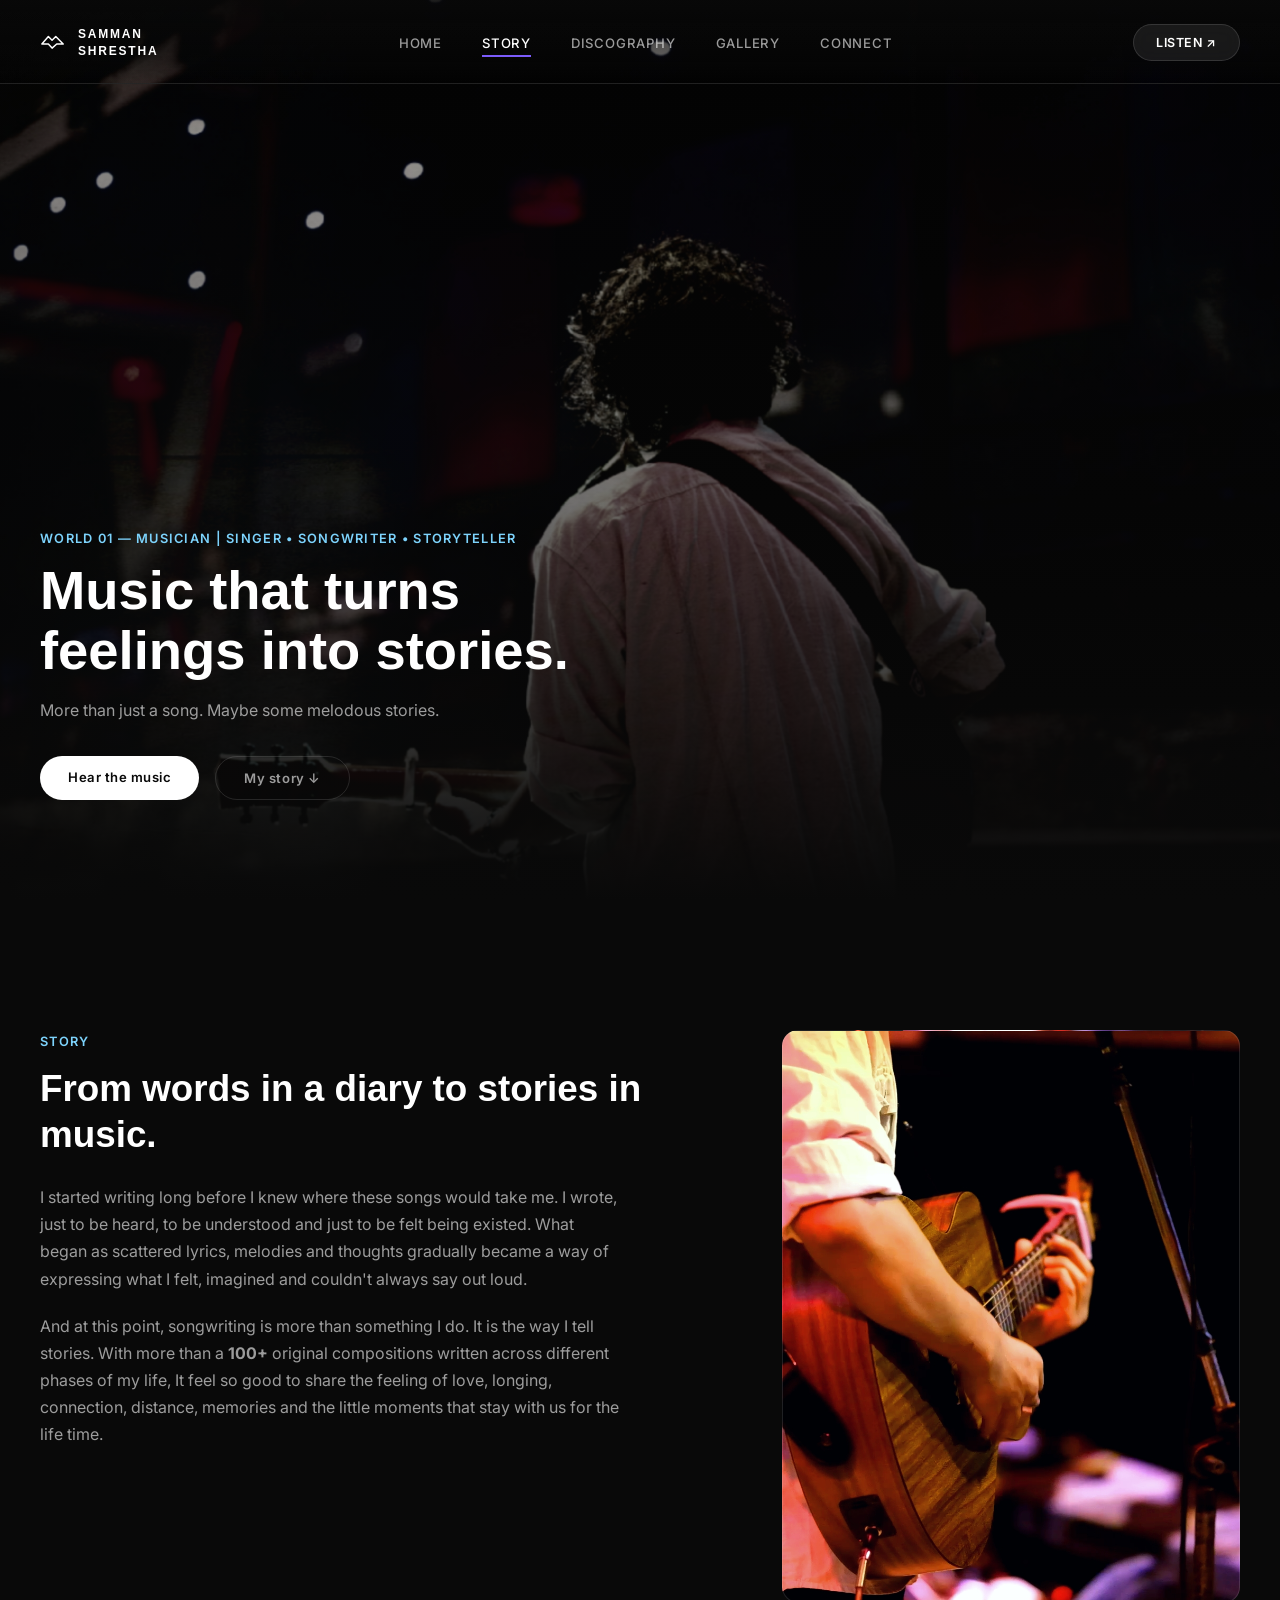
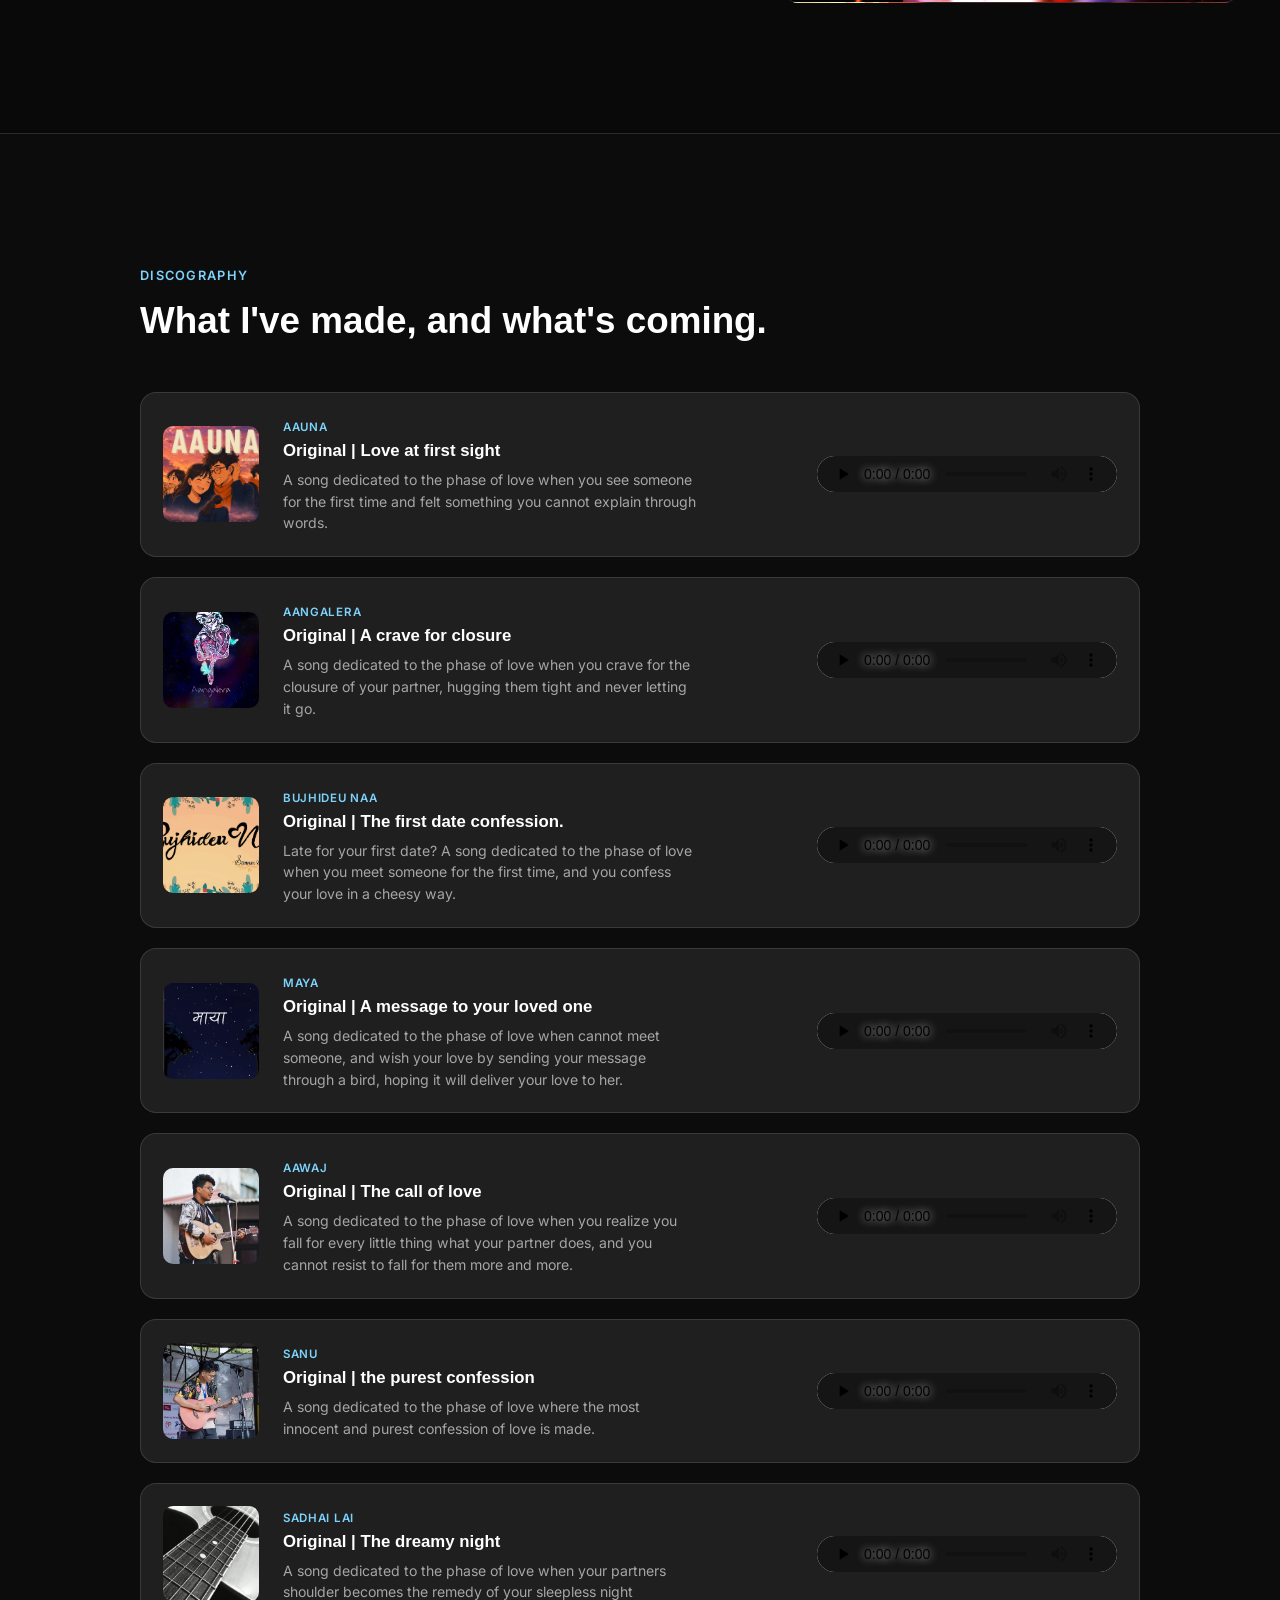
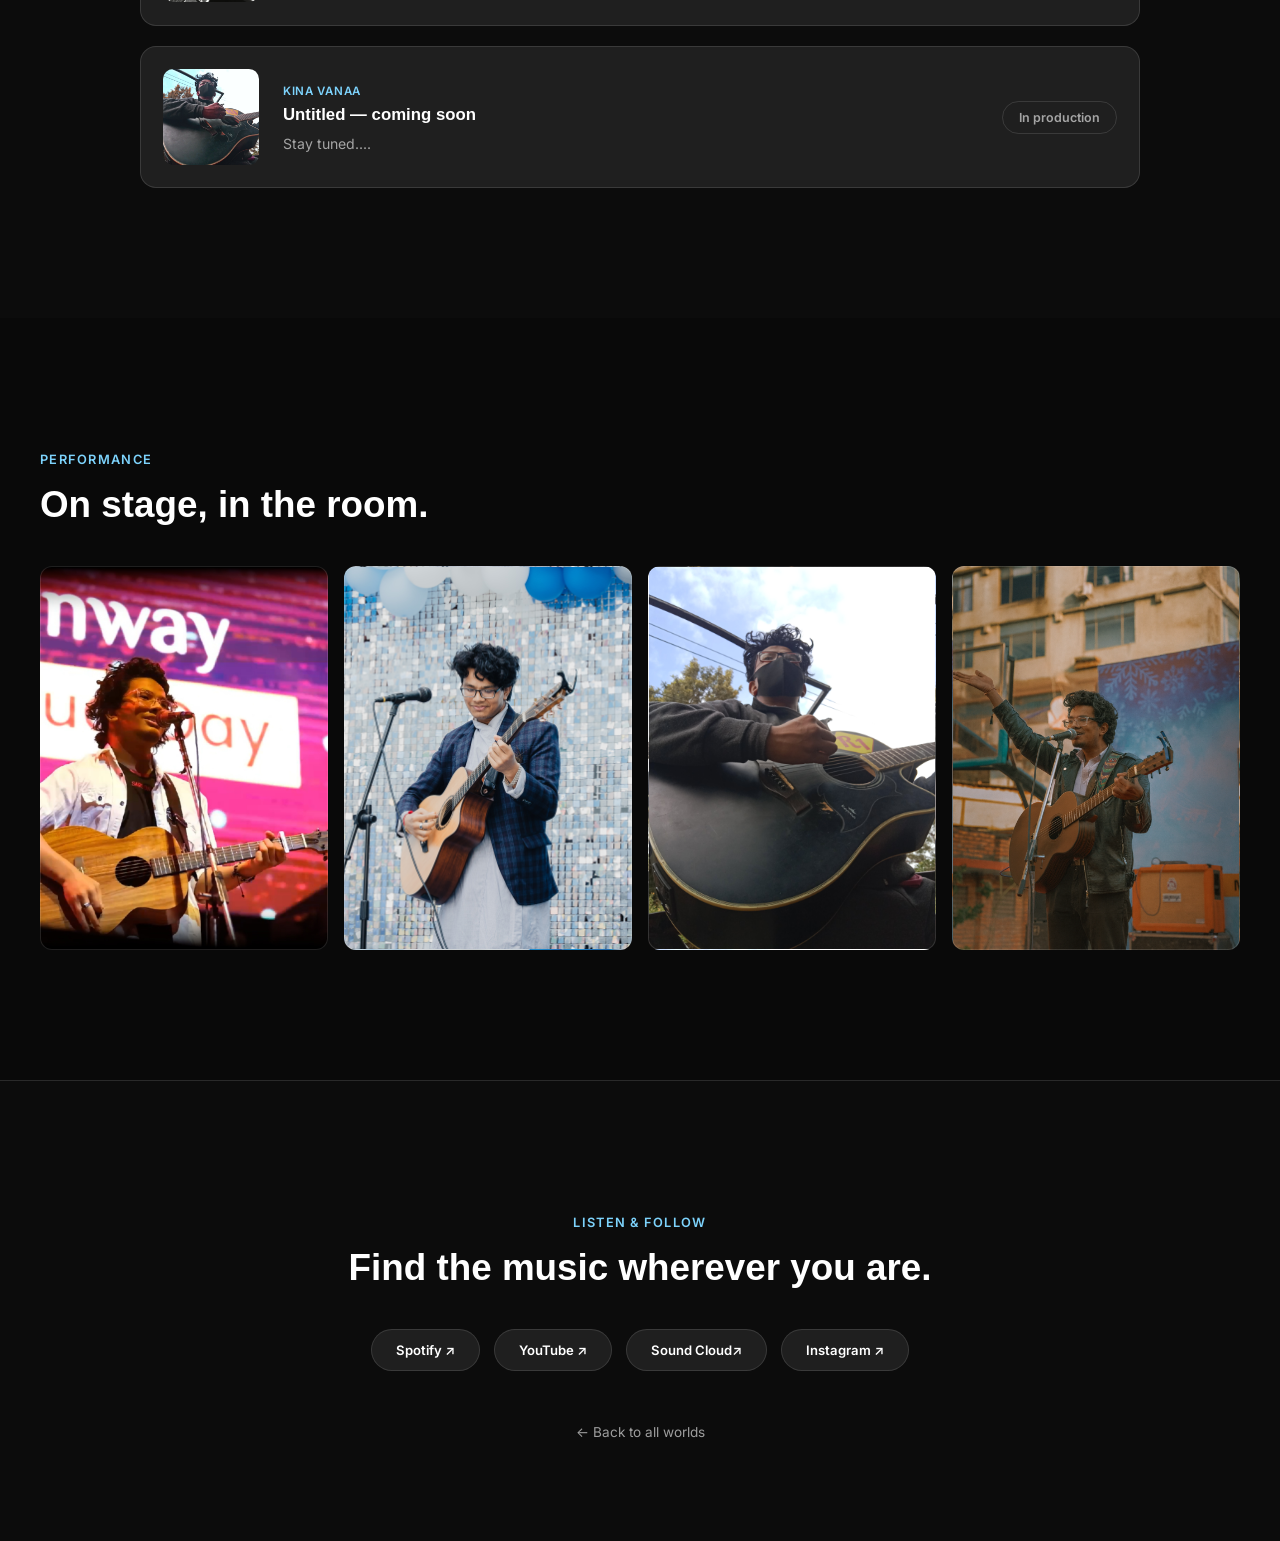
<file: musician.html>
<!DOCTYPE html>
<html lang="en">
<head>
<meta charset="UTF-8">
<meta name="viewport" content="width=device-width, initial-scale=1.0">
<title>Musician — Samman Shrestha</title>
<link rel="preconnect" href="https://api.fontshare.com">
<link href="https://api.fontshare.com/v2/css?f[]=clash-display@600,700&f[]=satoshi@400,500,700&display=swap" rel="stylesheet">
<link rel="stylesheet" href="https://fonts.googleapis.com/css2?family=Inter:wght@400;500;600&family=Caveat:wght@600&display=swap">
<link rel="stylesheet" href="css/style.css">
<link rel="stylesheet" href="css/musician.css">
</head>
<body class="musician-page">

  <!-- NAVIGATION -->
  <nav class="navbar" id="navbar">
    <div class="nav-inner">
      <a href="index.html" class="nav-logo">
        <svg class="logo-mark" width="26" height="20" viewBox="0 0 28 20" fill="none" xmlns="http://www.w3.org/2000/svg">
          <path d="M2 11 L9 3 L13 7 L17 3 L25 11 L18 11 L13 15.5 L9 11 Z" stroke="currentColor" stroke-width="1.6" stroke-linejoin="round"/>
        </svg>
        <span class="logo-name">SAMMAN<br>SHRESTHA</span>
      </a>
      <ul class="nav-links">
        <li><a href="index.html">Home</a></li>
        <li><a href="#story" class="active">Story</a></li>
        <li><a href="#discography">Discography</a></li>
        <li><a href="#gallery">Gallery</a></li>
        <li><a href="#connect">Connect</a></li>
      </ul>
      <a href="#connect" class="nav-cta">Listen ↗</a>
    </div>
  </nav>

  <!-- MUSICIAN HERO -->
  <section class="m-hero">
    <div class="m-hero-bg" style="background-image:url('assets/images/music-hero-placeholder.jpg')"></div>
    <div class="m-hero-overlay"></div>
    <div class="m-hero-content">
      <span class="eyebrow">World 01 — Musician | Singer • Songwriter • Storyteller</span>
      <h1>Music that turns<br> feelings into stories.</h1>
      <p class="m-hero-sub">More than just a song. Maybe some melodous stories.</p>
      <div class="m-hero-actions">
        <a href="#discography" class="btn-primary">Hear the music</a>
        <a href="#story" class="btn-ghost">My story ↓</a>
      </div>
    </div>
  </section>

  <!-- STORY -->
  <section class="m-story" id="story">
    <div class="m-story-inner">
      <div class="m-story-copy">
        <span class="eyebrow">Story</span>
        <h2>From words in a diary to stories in music.</h2>
        <p>
          I started writing long before I knew where these songs would take me.
          I wrote, just to be heard, to be understood and just to be felt being existed.
          What began as scattered lyrics, melodies and thoughts
          gradually became a way of expressing what I felt, imagined and
          couldn't always say out loud.
        </p>
        <p>
          And at this point, songwriting is more than something I do.
          It is the way I tell stories.
          With more than a <b>100+</b> original compositions written across
          different phases of my life, It feel so good to share the feeling of love, longing,
           connection, distance, memories and the little moments that stay with us for the life time.
        </p>
      </div>
      <div class="m-story-portrait" style="background-image:url('assets/images/music-portrait-placeholder.jpg')"></div>
    </div>
  </section>

  <!-- DISCOGRAPHY -->
  <section class="m-discog" id="discography">
    <div class="m-discog-inner">
      <span class="eyebrow">Discography</span>
      <h2>What I've made, and what's coming.</h2>

      <div class="m-track-list">

        <article class="m-track">
          <div class="m-track-art" style="background-image:url('assets/images/aauna.png')"></div>
          <div class="m-track-info">
            <span class="m-track-tag">AAUNA</span>
            <h3>Original | Love at first sight</h3>
            <p>
              A song dedicated to the phase of love when you see someone for the first time and felt something you cannot explain through words.
          </div>
          <audio controls preload="none" class="m-audio">
            <source src="assets/audio/Aauna Shrestha.mp3" type="audio/mpeg">
          </audio>
        </article>

        <article class="m-track">
          <div class="m-track-art" style="background-image:url('assets/images/aangalera.jpg')"></div>
          <div class="m-track-info">
            <span class="m-track-tag">Aangalera</span>
            <h3>Original | A crave for closure</h3>
            <p>
              A song dedicated to the phase of love when you crave for the clousure of your partner, hugging them tight and never letting it go.
          </div>
          <audio controls preload="none" class="m-audio">
            <source src="assets/audio/SR Shrestha - aangalera Final 3.wav" type="audio/mpeg">
          </audio>
        </article>

        <article class="m-track">
          <div class="m-track-art" style="background-image:url('assets/images/bujhideu\ naa.png')"></div>
          <div class="m-track-info">
            <span class="m-track-tag">Bujhideu Naa</span>
            <h3>Original | The first date confession.</h3>
            <p>
              Late for your first date? A song dedicated to the phase of love when you meet someone for the first time, and you confess your love in a cheesy way. 
          </div>
          <audio controls preload="none" class="m-audio">
            <source src="assets/audio/SR Shrestha- Bujhideu naa.wav" type="audio/mpeg">
          </audio>
        </article>

        <article class="m-track">
          <div class="m-track-art" style="background-image:url('assets/images/maya.png')"></div>
          <div class="m-track-info">
            <span class="m-track-tag">MAYA</span>
            <h3>Original | A message to your loved one</h3>
            <p>
              A song dedicated to the phase of love when cannot meet someone, and wish your love by sending your message through a bird, hoping it will deliver your love to her.
            </p>
          </div>
          <audio controls preload="none" class="m-audio">
            <source src="assets/audio/SR Shrestha - MAYA.mp3" type="audio/mpeg">
          </audio>
        </article>

        <article class="m-track">
          <div class="m-track-art" style="background-image:url('assets/images/aawaj.jpg')"></div>
          <div class="m-track-info">
            <span class="m-track-tag">Aawaj</span>
            <h3>Original | The call of love</h3>
            <p>
              A song dedicated to the phase of love when you realize you fall for every little thing what your partner does, and you cannot resist to fall for them more and more.
            </p>
          </div>
              <audio controls preload="none" class="m-audio">
            <source src="assets/audio/SR Shrestha - Aawaj.mp3" type="audio/mpeg">
          </audio>
        </article>

        <article class="m-track">
          <div class="m-track-art" style="background-image:url('assets/images/sanu.jpeg')"></div>
          <div class="m-track-info">
            <span class="m-track-tag">Sanu</span>
            <h3>Original | the purest confession</h3>
            <p>
              A song dedicated to the phase of love where the most innocent and purest confession of love is made.
            </p>
          </div>
          <audio controls preload="none" class="m-audio">
            <source src="assets/audio/SR Shrestha - Sanu.mp3" type="audio/mpeg">
          </audio>
        </article>

        <article class="m-track">
          <div class="m-track-art" style="background-image:url('assets/images/sahai\ lai.JPG')"></div>
          <div class="m-track-info">
            <span class="m-track-tag">Sadhai lai</span>
            <h3>Original | The dreamy night</h3>
            <p>
              A song dedicated to the phase of love when your partners shoulder becomes the remedy of your sleepless night
            </p>
          </div>
          <audio controls preload="none" class="m-audio">
            <source src="assets/audio/SR Shrestha - sahdai lai.wav" type="audio/mpeg">
          </audio>
        </article>

        <article class="m-track">
          <div class="m-track-art" style="background-image:url('assets/images/kina\ vana.jpg')"></div>
          <div class="m-track-info">
            <span class="m-track-tag">Kina Vanaa</span>
            <h3>Untitled — coming soon</h3>
            <p>
              Stay tuned....
            </p>
          </div>
          <div class="m-track-soon">In production</div>
        </article>

      </div>
    </div>
  </section>

  <!-- GALLERY -->
  <section class="m-gallery" id="gallery">
    <div class="m-gallery-inner">
      <span class="eyebrow">Performance</span>
      <h2>On stage, in the room.</h2>
      <div class="m-gallery-grid">
        <div class="m-gallery-item" style="background-image:url('assets/images/gallery-1-placeholder.jpg')"></div>
        <div class="m-gallery-item" style="background-image:url('assets/images/gallery-2-placeholder.jpg')"></div>
        <div class="m-gallery-item" style="background-image:url('assets/images/gallery-3-placeholder.jpg')"></div>
        <div class="m-gallery-item" style="background-image:url('assets/images/gallery-4-placeholder.jpg')"></div>
      </div>
    </div>
  </section>

  <!-- LISTEN & FOLLOW -->
  <section class="m-connect" id="connect">
    <div class="m-connect-inner">
      <span class="eyebrow">Listen &amp; Follow</span>
      <h2>Find the music wherever you are.</h2>
      <div class="m-platforms">
        <a href="#" class="m-platform">Spotify ↗</a>
        <a href="#" class="m-platform">YouTube ↗</a>
        <a href="#" class="m-platform">Sound Cloud↗</a>
        <a href="#" class="m-platform">Instagram ↗</a>
      </div>
      <a href="index.html#worlds" class="m-back">← Back to all worlds</a>
    </div>
  </section>

  <script src="js/script.js"></script>
</body>
</html>
</file>
<file: css/style.css>
/* ===== DESIGN TOKENS ===== */
:root {
  --bg: #090909;
  --text: #ffffff;
  --text-dim: rgba(255,255,255,0.6);
  --purple: #7C5CFC;
  --blue: #3B82F6;
  --cyan: #7DD3FC;
  --glass: rgba(255,255,255,0.08);
  --border: rgba(255,255,255,0.12);
  --font-display: 'Clash Display', sans-serif;
  --font-body: 'Satoshi', 'Inter', sans-serif;
}

* { margin: 0; padding: 0; box-sizing: border-box; }

html { scroll-behavior: smooth; }

body {
  background: var(--bg);
  color: var(--text);
  font-family: var(--font-body);
  overflow-x: hidden;
}

a { text-decoration: none; color: inherit; }
ul { list-style: none; }

/* ===== NAVBAR ===== */
.navbar {
  position: fixed;
  top: 0; left: 0; right: 0;
  z-index: 100;
  padding: 24px 0 22px;
  background: linear-gradient(180deg, rgba(9,9,9,0.85) 0%, rgba(9,9,9,0.4) 70%, rgba(9,9,9,0) 100%);
  border-bottom: 1px solid rgba(255,255,255,0.1);
  transition: background 0.4s ease, backdrop-filter 0.4s ease, padding 0.4s ease, border-color 0.4s ease;
}

.navbar.scrolled {
  background: rgba(9,9,9,0.75);
  backdrop-filter: blur(16px);
  -webkit-backdrop-filter: blur(16px);
  padding: 14px 0;
  border-bottom: 1px solid var(--border);
}

.nav-inner {
  max-width: 1280px;
  margin: 0 auto;
  padding: 0 40px;
  display: flex;
  align-items: center;
  justify-content: space-between;
}

.nav-logo {
  display: flex;
  align-items: center;
  gap: 12px;
}

.logo-mark {
  color: var(--text);
  flex-shrink: 0;
}

.logo-name {
  font-family: var(--font-display);
  font-weight: 600;
  font-size: 0.75rem;
  letter-spacing: 0.15em;
  line-height: 1.4;
}

.nav-links {
  display: flex;
  gap: 40px;
  font-size: 0.82rem;
  font-weight: 500;
  letter-spacing: 0.06em;
  text-transform: uppercase;
  color: var(--text-dim);
}

.nav-links a { position: relative; padding-bottom: 6px; transition: color 0.3s ease; }
.nav-links a:hover { color: var(--text); }
.nav-links a.active { color: var(--text); }
.nav-links a.active::after {
  content: '';
  position: absolute;
  left: 0; right: 0; bottom: 0;
  height: 2px;
  background: var(--purple);
}

.nav-cta {
  border: 1px solid var(--border);
  background: var(--glass);
  padding: 10px 22px;
  border-radius: 100px;
  font-size: 0.78rem;
  font-weight: 600;
  letter-spacing: 0.05em;
  text-transform: uppercase;
  backdrop-filter: blur(8px);
  transition: border-color 0.3s ease, background 0.3s ease;
}

.nav-cta:hover {
  border-color: var(--purple);
  background: rgba(124,92,252,0.15);
}

/* ===== SOCIAL RAIL ===== */
.social-rail {
  position: fixed;
  left: 30px;
  bottom: 110px;
  z-index: 90;
  display: flex;
  flex-direction: column;
  align-items: center;
  gap: 20px;
}

.social-rail a {
  color: var(--text-dim);
  display: flex;
  transition: color 0.3s ease, transform 0.3s ease;
}

.social-rail a:hover {
  color: var(--cyan);
  transform: translateY(-2px);
}

.rail-line {
  width: 1px;
  height: 50px;
  background: linear-gradient(180deg, var(--purple), transparent);
  margin-top: 4px;
}

.scroll-progress {
  position: fixed;
  left: 30px;
  bottom: 40px;
  z-index: 90;
  display: flex;
  align-items: center;
  gap: 8px;
}

.progress-dot {
  width: 8px;
  height: 8px;
  border-radius: 50%;
  background: var(--purple);
  box-shadow: 0 0 8px rgba(124,92,252,0.7);
  flex-shrink: 0;
}

.progress-track {
  width: 120px;
  height: 1px;
  background: rgba(255,255,255,0.15);
}

/* ===== HERO / SHARD GRID ===== */
.hero-viewport {
  height: 100vh;
  min-height: 640px;
  display: flex;
  flex-direction: column;
  overflow: hidden;
}

.hero {
  position: relative;
  flex: 1;
  min-height: 0;
  width: 100%;
  overflow: hidden;
}

.hero-bottom {
  position: relative;
  flex-shrink: 0;
  background: var(--bg);
  padding: 56px 20px 70px;
}

.hero-title {
  position: relative;
  z-index: 10;
  text-align: center;
  max-width: 900px;
  margin: 0 auto;
  transform: translateY(-58px);
}

.shard-grid {
  display: flex;
  height: 100%;
  width: 100%;
}

:root { --skew: 42px; }

.shard {
  position: relative;
  flex: 1;
  min-width: 0;
  background-size: cover;
  background-position: center;
  background-color: #151515; /* fallback while placeholder images load */
  cursor: pointer;
  transition: flex 0.6s cubic-bezier(0.16, 1, 0.3, 1);
  overflow: hidden;
  clip-path: polygon(var(--skew) 0, 100% 0, calc(100% - var(--skew)) 100%, 0 100%);
  margin-right: calc(-1 * var(--skew));
  z-index: 1;
}

.shard:last-child { margin-right: 0; }
.shard:hover { z-index: 5; }

.shard-grid:hover .shard { flex: 0.85; }
.shard-grid .shard:hover { flex: 3; }

.shard-overlay {
  position: absolute;
  inset: 0;
  background: linear-gradient(180deg, rgba(9,9,9,0.05) 0%, rgba(9,9,9,0.35) 55%, rgba(9,9,9,0.88) 100%);
  transition: background 0.4s ease;
}

.shard:hover .shard-overlay {
  background: linear-gradient(180deg, rgba(9,9,9,0.05) 0%, rgba(9,9,9,0.25) 50%, rgba(9,9,9,0.7) 100%);
}

.shard-card {
  position: absolute;
  top: 63%;
  left: 24px;
  right: 24px;
  bottom: 20px;
  display: flex;
  flex-direction: column;
  align-items: center;
  text-align: center;
  gap: 8px;
}

.shard-icon-badge {
  width: 52px;
  height: 52px;
  border-radius: 50%;
  border: 1.5px solid rgba(255,255,255,0.45);
  background: rgba(9,9,9,0.35);
  backdrop-filter: blur(6px);
  display: flex;
  align-items: center;
  justify-content: center;
  margin-bottom: 6px;
}

.shard-icon { font-size: 1.2rem; }

.shard-card h3 {
  font-family: var(--font-display);
  font-size: 1rem;
  font-weight: 700;
  text-transform: uppercase;
  letter-spacing: 0.03em;
  white-space: nowrap;
}

.shard-tagline {
  font-size: 0.76rem;
  color: var(--text-dim);
  line-height: 1.45;
  max-width: 180px;
}

.shard-details {
  max-height: 0;
  opacity: 0;
  overflow: hidden;
  transition: max-height 0.5s ease, opacity 0.4s ease;
}

.shard:hover .shard-details {
  max-height: 200px;
  opacity: 1;
  margin-top: 8px;
}

.shard-details p {
  font-size: 0.8rem;
  color: var(--text-dim);
  line-height: 1.5;
  margin-bottom: 10px;
  max-width: 200px;
}

.shard-cta {
  font-size: 0.8rem;
  font-weight: 600;
  color: var(--cyan);
  transition: letter-spacing 0.3s ease;
}
.shard-cta:hover { letter-spacing: 0.03em; }

.signature {
  font-family: 'Caveat', cursive;
  font-size: 2.2rem;
  color: var(--purple);
  line-height: 1;
  margin-bottom: -6px;
}

.signature.small { font-size: 1.4rem; margin-bottom: -4px; }

.hero-title h1 {
  font-family: var(--font-display);
  font-size: clamp(2.2rem, 6vw, 4rem);
  line-height: 1;
  font-weight: 700;
  letter-spacing: 0.02em;
}

.hero-sub {
  margin-top: 14px;
  color: var(--text-dim);
  font-size: 0.85rem;
  letter-spacing: 0.08em;
  text-transform: uppercase;
}

.hero-sub span {
  background: linear-gradient(90deg, var(--purple), var(--blue));
  -webkit-background-clip: text;
  background-clip: text;
  color: transparent;
}

/* Scroll indicator */
.scroll-indicator {
  position: absolute;
  right: 60px;
  top: 50%;
  transform: translateY(-50%);
  z-index: 10;
}

.mouse {
  width: 24px;
  height: 38px;
  border: 1.5px solid var(--text-dim);
  border-radius: 12px;
  display: flex;
  justify-content: center;
  padding-top: 6px;
}

.mouse span {
  width: 4px;
  height: 8px;
  background: var(--cyan);
  border-radius: 2px;
  animation: scrollDot 1.6s ease infinite;
}

@keyframes scrollDot {
  0% { opacity: 1; transform: translateY(0); }
  70% { opacity: 0; transform: translateY(10px); }
  100% { opacity: 0; transform: translateY(0); }
}

/* ===== STATS BAR ===== */
.stats-bar {
  display: grid;
  grid-template-columns: repeat(6, 1fr);
  align-items: center;
  background: #0c0c0c;
  border-top: 1px solid var(--border);
  padding: 36px 60px;
}

.stat { text-align: center; }

.stat h3 {
  font-family: var(--font-display);
  font-size: 1.8rem;
  font-weight: 700;
  background: linear-gradient(90deg, var(--purple), var(--blue));
  -webkit-background-clip: text;
  background-clip: text;
  color: transparent;
}

.stat p {
  margin-top: 6px;
  font-size: 0.75rem;
  color: var(--text-dim);
  letter-spacing: 0.03em;
}

.stat-cta .stat-note {
  color: var(--cyan);
  font-size: 0.85rem;
  margin-top: 0;
}

/* Intro overlay (page-load sequence) */
.intro-overlay {
  position: fixed;
  inset: 0;
  z-index: 200;
  background: var(--bg);
  display: flex;
  align-items: center;
  justify-content: center;
  pointer-events: none;
}

.intro-line {
  position: absolute;
  font-family: var(--font-display);
  font-size: clamp(1.4rem, 3vw, 2.2rem);
  opacity: 0;
}

.intro-overlay.done { display: none; }

/* ===== ABOUT ===== */
.about {
  padding: 140px 40px;
  max-width: 1280px;
  margin: 0 auto;
}

.about-inner {
  display: grid;
  grid-template-columns: 0.9fr 1.4fr;
  gap: 80px;
  align-items: start;
}

.portrait-frame {
  width: 100%;
  aspect-ratio: 3/4;
  border-radius: 16px;
  background-size: cover;
  background-position: center;
  background-color: #151515;
  border: 1px solid var(--border);
}

.eyebrow {
  font-size: 0.8rem;
  letter-spacing: 0.1em;
  text-transform: uppercase;
  color: var(--cyan);
  font-weight: 600;
}

.about-copy h2 {
  font-family: var(--font-display);
  font-size: clamp(1.6rem, 3vw, 2.4rem);
  font-weight: 600;
  line-height: 1.25;
  margin: 16px 0 28px;
}

.about-copy p {
  color: var(--text-dim);
  font-size: 1rem;
  line-height: 1.7;
  margin-bottom: 20px;
  max-width: 60ch;
}

.about-values {
  display: grid;
  grid-template-columns: repeat(3, 1fr);
  gap: 24px;
  margin-top: 40px;
  padding-top: 32px;
  border-top: 1px solid var(--border);
}

.value h4 {
  font-family: var(--font-display);
  font-size: 0.95rem;
  margin-bottom: 8px;
  color: var(--cyan);
}

.value p {
  font-size: 0.85rem;
  color: var(--text-dim);
  line-height: 1.5;
}

/* ===== RESPONSIVE ===== */
@media (max-width: 900px) {
  .shard-grid { flex-direction: column; }
  .shard {
    clip-path: none;
    margin-right: 0;
    border-bottom: 1px solid rgba(255,255,255,0.05);
    min-height: 140px;
  }
  .shard-grid .shard:hover { flex: 3; }
  .hero-viewport { height: auto; min-height: auto; }
  .hero { flex: none; }
  .shard-card { position: static; padding: 18px 16px; height: 100%; justify-content: center; }
  .about-inner { grid-template-columns: 1fr; gap: 40px; }
  .about-values { grid-template-columns: 1fr; }
  .nav-links { display: none; }
  .social-rail { display: none; }
  .scroll-progress { display: none; }
  .stats-bar { grid-template-columns: repeat(2, 1fr); gap: 24px 0; padding: 30px 24px; }
  .hero-bottom { padding: 40px 20px 50px; }
  .scroll-indicator { position: static; transform: none; margin-top: 30px; display: flex; justify-content: center; }
}

@media (prefers-reduced-motion: reduce) {
  * { transition: none !important; animation: none !important; }
}
</file>
<file: css/musician.css>
/* ===== MUSICIAN PAGE ===== */
/* Reuses --bg, --text, --text-dim, --purple, --blue, --cyan, --glass, --border,
   --font-display, --font-body, .eyebrow from style.css */

.musician-page .nav-links a.active { color: var(--text); }
.musician-page .nav-links a.active::after {
  content: '';
  position: absolute;
  left: 0; right: 0; bottom: 0;
  height: 2px;
  background: var(--purple);
}

/* --- HERO --- */
.m-hero {
  position: relative;
  min-height: 100vh;
  display: flex;
  align-items: flex-end;
  overflow: hidden;
}

.m-hero-bg {
  position: absolute;
  inset: 0;
  background-size: cover;
  background-position: center;
  background-color: #151515;
}

.m-hero-overlay {
  position: absolute;
  inset: 0;
  background: linear-gradient(180deg, rgba(9,9,9,0.3) 0%, rgba(9,9,9,0.55) 55%, var(--bg) 100%);
}

.m-hero-content {
  position: relative;
  z-index: 2;
  max-width: 720px;
  padding: 0 40px 100px;
}

.m-hero-content h1 {
  font-family: var(--font-display);
  font-weight: 700;
  font-size: clamp(2rem, 5vw, 3.4rem);
  line-height: 1.1;
  margin: 14px 0 18px;
}

.m-hero-sub {
  color: var(--text-dim);
  font-size: 1rem;
  line-height: 1.6;
  max-width: 46ch;
  margin-bottom: 32px;
}

.m-hero-actions { display: flex; gap: 16px; flex-wrap: wrap; }

.btn-primary,
.btn-ghost {
  display: inline-block;
  padding: 13px 28px;
  border-radius: 100px;
  font-size: 0.82rem;
  font-weight: 600;
  letter-spacing: 0.04em;
  transition: border-color 0.3s ease, background 0.3s ease, color 0.3s ease;
}

.btn-primary {
  background: var(--text);
  color: var(--bg);
}
.btn-primary:hover { background: var(--cyan); }

.btn-ghost {
  border: 1px solid var(--border);
  color: var(--text-dim);
}
.btn-ghost:hover { border-color: var(--purple); color: var(--text); }

/* --- STORY --- */
.m-story { padding: 130px 40px; max-width: 1280px; margin: 0 auto; }

.m-story-inner {
  display: grid;
  grid-template-columns: 1.3fr 0.9fr;
  gap: 80px;
  align-items: start;
}

.m-story-copy h2 {
  font-family: var(--font-display);
  font-weight: 600;
  font-size: clamp(1.6rem, 3vw, 2.3rem);
  line-height: 1.25;
  margin: 16px 0 26px;
}

.m-story-copy p {
  color: var(--text-dim);
  font-size: 1rem;
  line-height: 1.7;
  margin-bottom: 20px;
  max-width: 58ch;
}

.m-story-portrait {
  width: 100%;
  aspect-ratio: 4/5;
  border-radius: 16px;
  border: 1px solid var(--border);
  background-size: cover;
  background-position: center;
  background-color: #151515;
}

/* --- DISCOGRAPHY --- */
.m-discog { background: #0c0c0c; border-top: 1px solid var(--border); padding: 130px 40px; }

.m-discog-inner { max-width: 1000px; margin: 0 auto; }

.m-discog-inner h2 {
  font-family: var(--font-display);
  font-weight: 600;
  font-size: clamp(1.6rem, 3vw, 2.3rem);
  margin: 16px 0 50px;
}

.m-track-list { display: flex; flex-direction: column; gap: 20px; }

.m-track {
  display: grid;
  grid-template-columns: 96px 1fr auto;
  gap: 24px;
  align-items: center;
  padding: 22px;
  border: 1px solid var(--border);
  border-radius: 16px;
  background: var(--glass);
}

.m-track-art {
  width: 96px;
  height: 96px;
  border-radius: 10px;
  background-size: cover;
  background-position: center;
  background-color: #151515;
  flex-shrink: 0;
}

.m-track-tag {
  font-size: 0.72rem;
  letter-spacing: 0.06em;
  text-transform: uppercase;
  color: var(--cyan);
  font-weight: 600;
}

.m-track-info h3 {
  font-family: var(--font-display);
  font-size: 1.05rem;
  font-weight: 600;
  margin: 6px 0 8px;
}

.m-track-info p {
  color: var(--text-dim);
  font-size: 0.88rem;
  line-height: 1.55;
  max-width: 46ch;
}

.m-audio { height: 36px; justify-self: end; }
.m-audio::-webkit-media-controls-panel { background: #151515; }

.m-track-soon {
  font-size: 0.78rem;
  font-weight: 600;
  color: var(--text-dim);
  border: 1px solid var(--border);
  padding: 8px 16px;
  border-radius: 100px;
  white-space: nowrap;
}

/* --- GALLERY --- */
.m-gallery { padding: 130px 40px; max-width: 1280px; margin: 0 auto; }

.m-gallery-inner h2 {
  font-family: var(--font-display);
  font-weight: 600;
  font-size: clamp(1.6rem, 3vw, 2.3rem);
  margin: 16px 0 40px;
}

.m-gallery-grid {
  display: grid;
  grid-template-columns: repeat(4, 1fr);
  gap: 16px;
}

.m-gallery-item {
  aspect-ratio: 3/4;
  border-radius: 12px;
  border: 1px solid var(--border);
  background-size: cover;
  background-position: center;
  background-color: #151515;
  transition: transform 0.4s ease;
}

.m-gallery-item:hover { transform: translateY(-6px); }

/* --- CONNECT --- */
.m-connect {
  background: #0c0c0c;
  border-top: 1px solid var(--border);
  padding: 130px 40px 100px;
  text-align: center;
}

.m-connect-inner { max-width: 720px; margin: 0 auto; }

.m-connect-inner h2 {
  font-family: var(--font-display);
  font-weight: 600;
  font-size: clamp(1.6rem, 3vw, 2.3rem);
  margin: 16px 0 40px;
}

.m-platforms {
  display: flex;
  flex-wrap: wrap;
  justify-content: center;
  gap: 14px;
  margin-bottom: 50px;
}

.m-platform {
  border: 1px solid var(--border);
  background: var(--glass);
  padding: 12px 24px;
  border-radius: 100px;
  font-size: 0.82rem;
  font-weight: 600;
  transition: border-color 0.3s ease, color 0.3s ease;
}

.m-platform:hover { border-color: var(--cyan); color: var(--cyan); }

.m-back {
  font-size: 0.85rem;
  color: var(--text-dim);
  transition: color 0.3s ease;
}
.m-back:hover { color: var(--text); }

/* ===== RESPONSIVE ===== */
@media (max-width: 900px) {
  .m-story-inner { grid-template-columns: 1fr; gap: 40px; }
  .m-story-portrait { order: -1; aspect-ratio: 16/9; }
  .m-track { grid-template-columns: 72px 1fr; }
  .m-audio, .m-track-soon { grid-column: 1 / -1; justify-self: stretch; }
  .m-gallery-grid { grid-template-columns: repeat(2, 1fr); }
  .m-hero-content { padding: 0 24px 70px; }
}

@media (prefers-reduced-motion: reduce) {
  .m-gallery-item { transition: none; }
}
</file>
